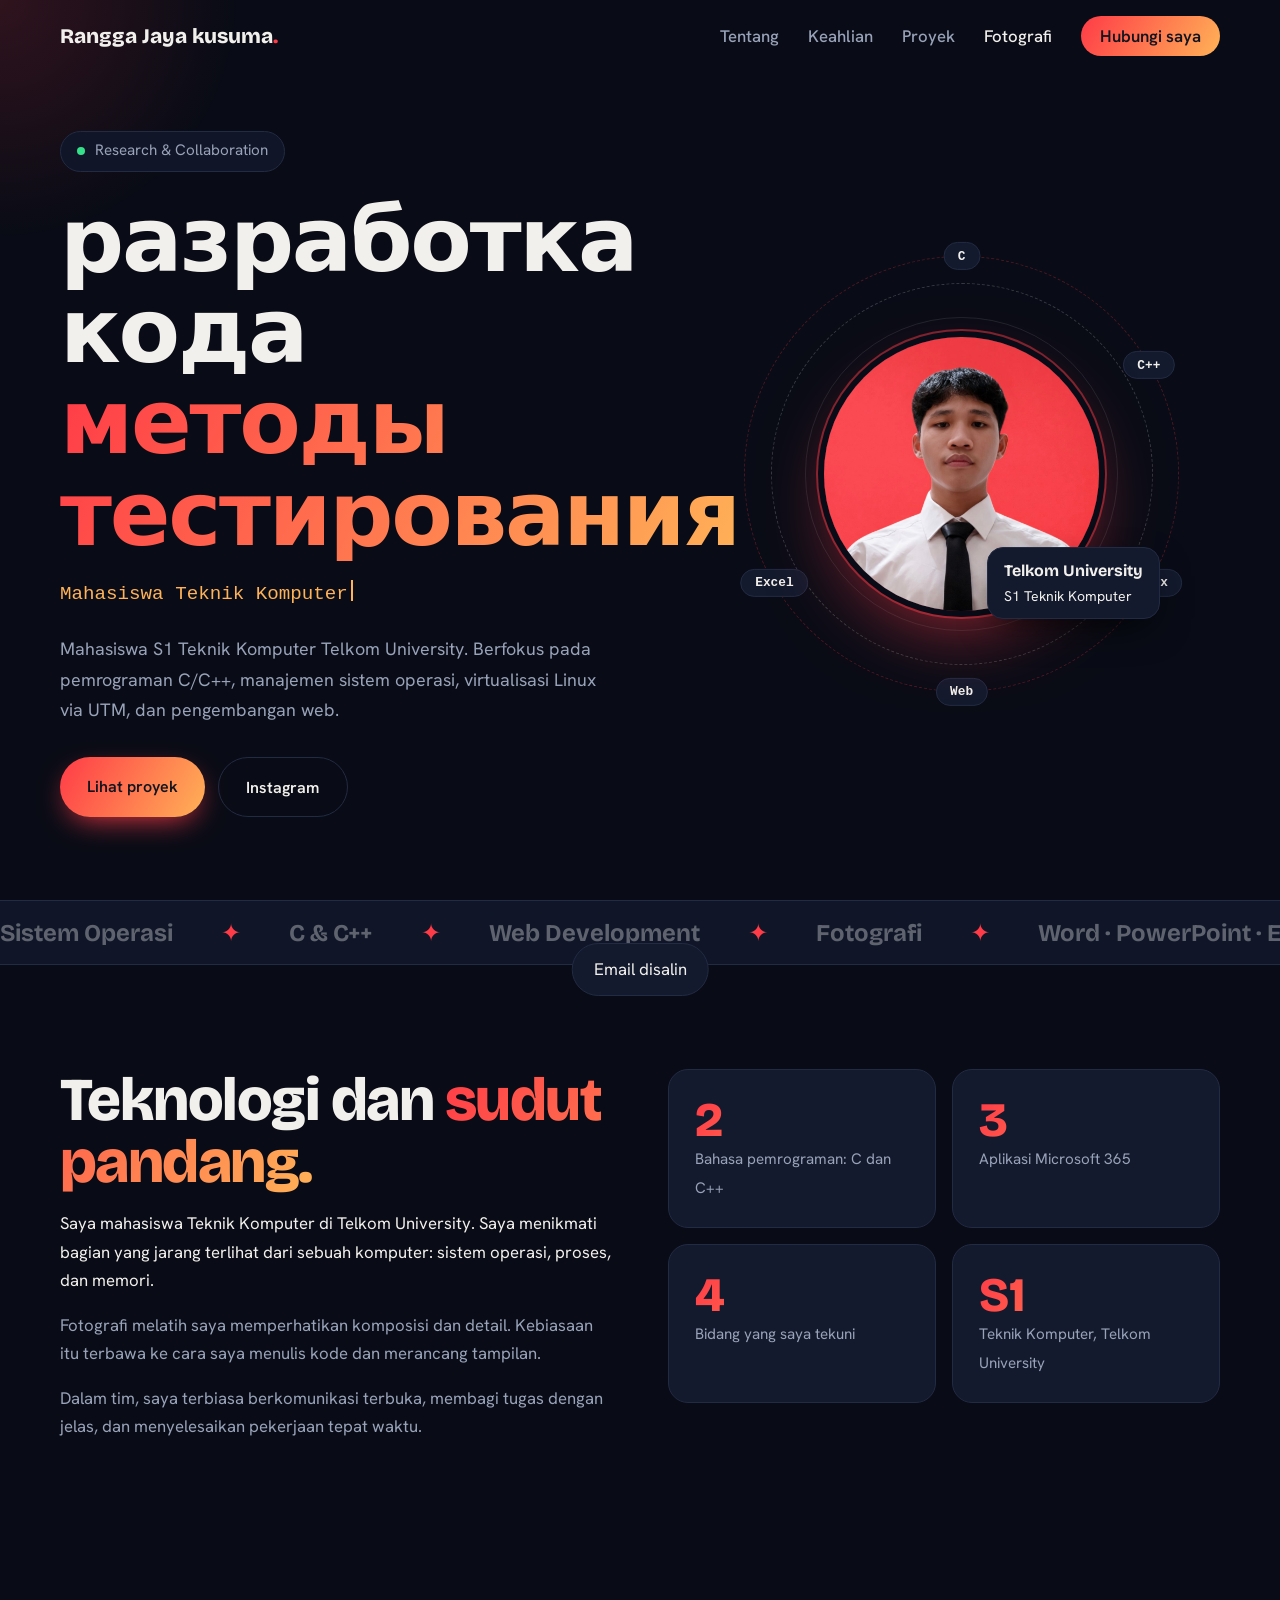
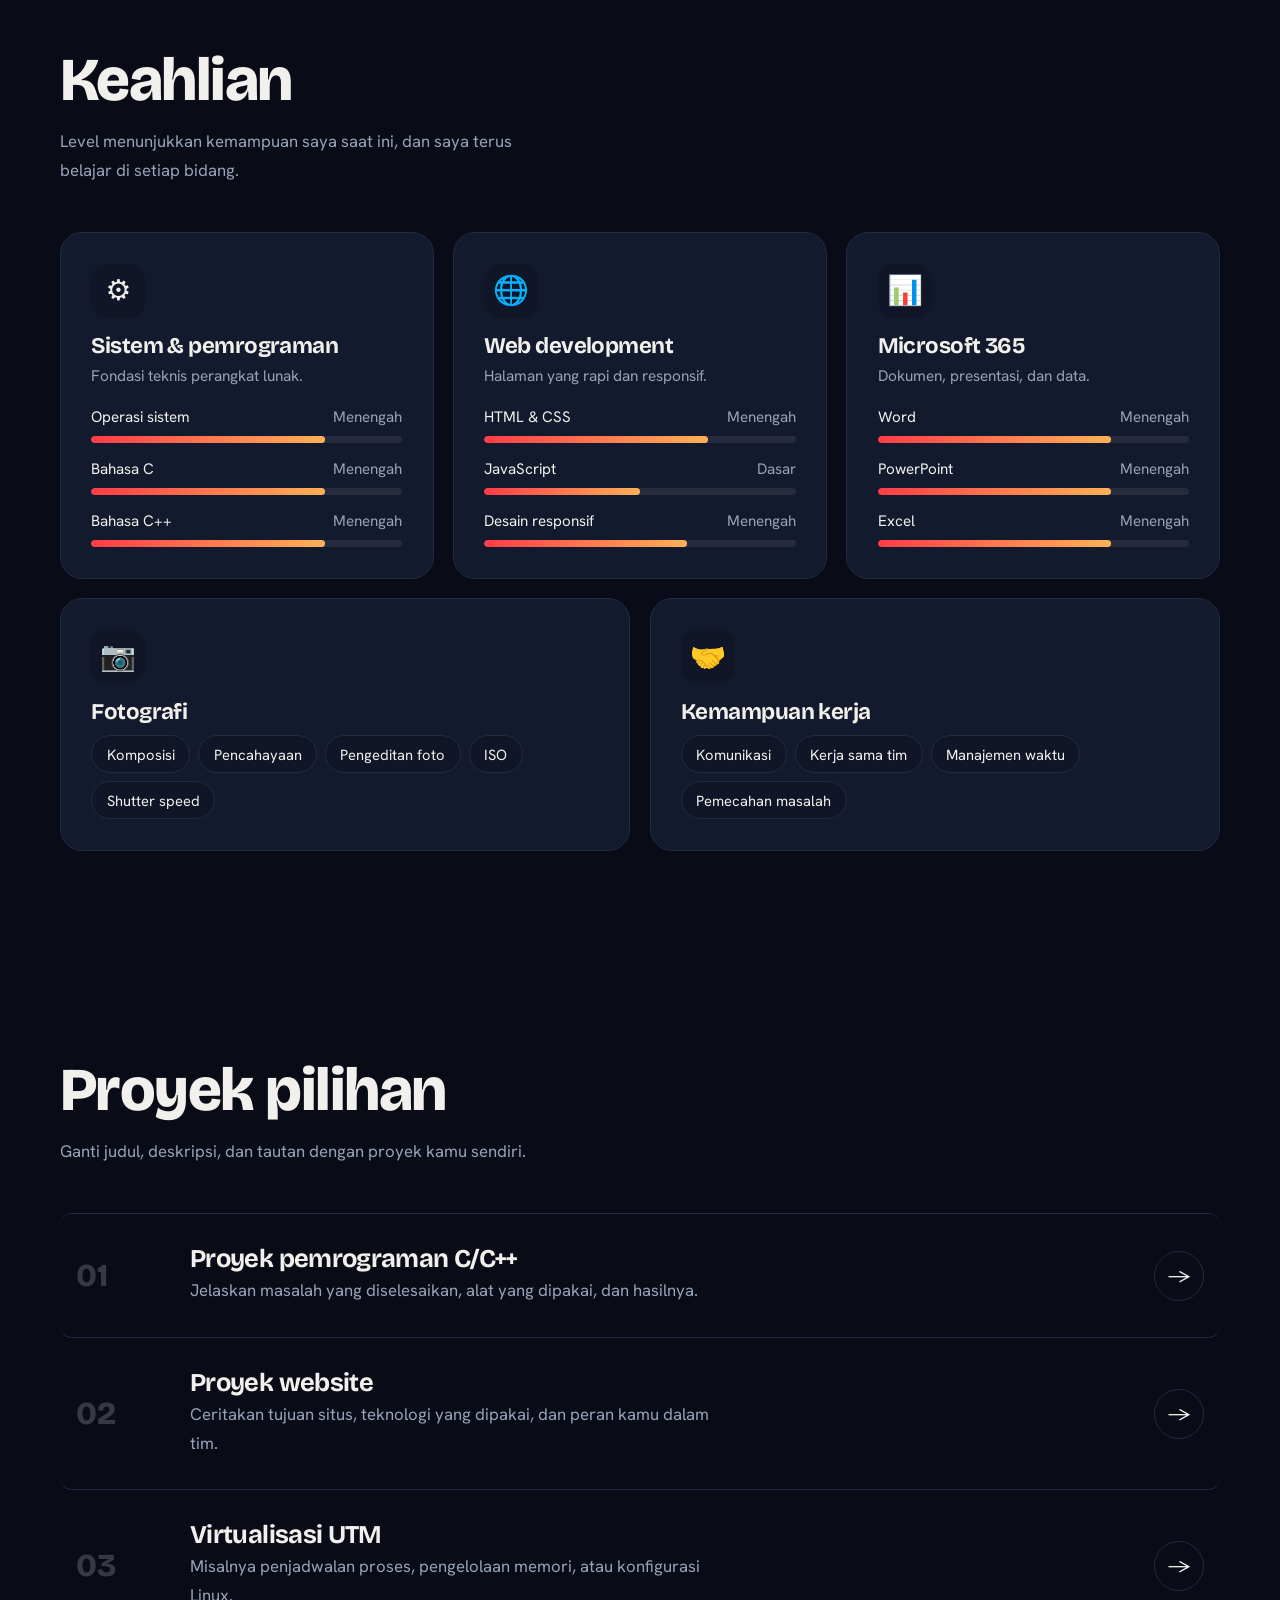
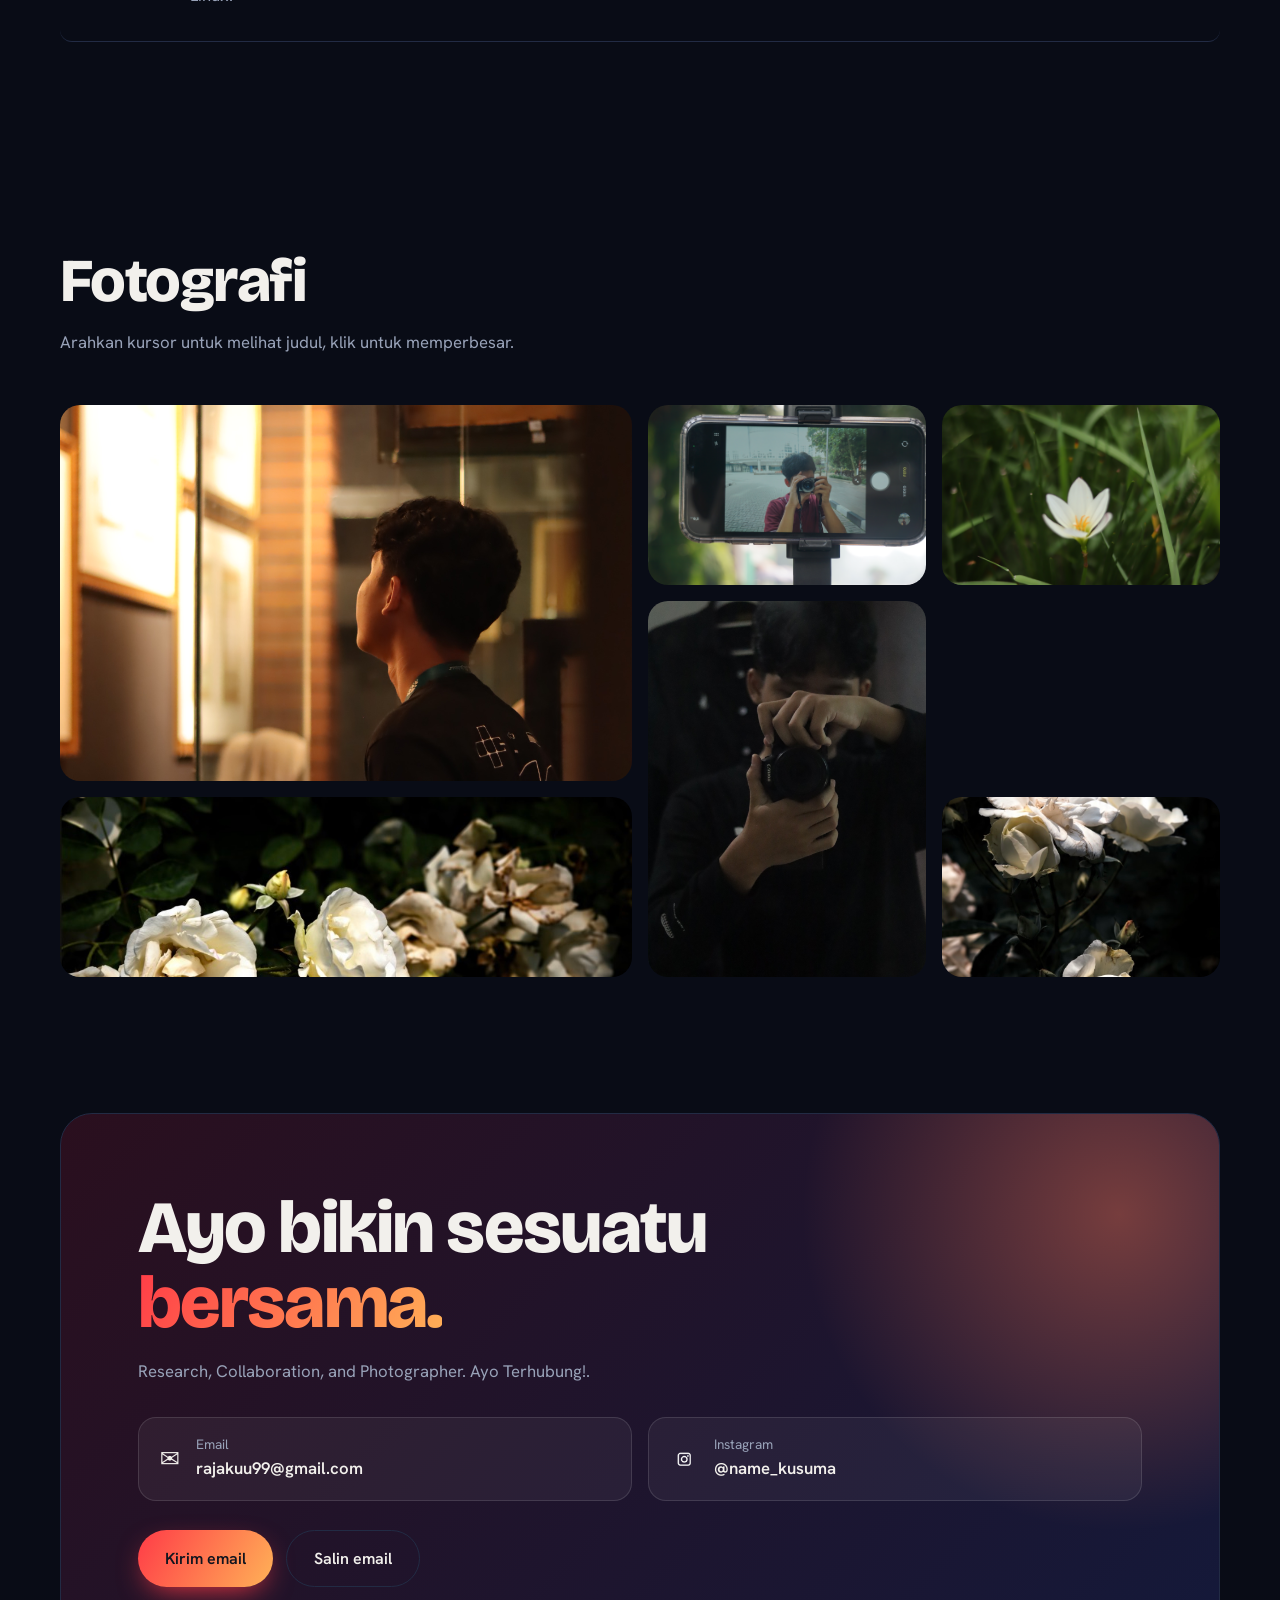
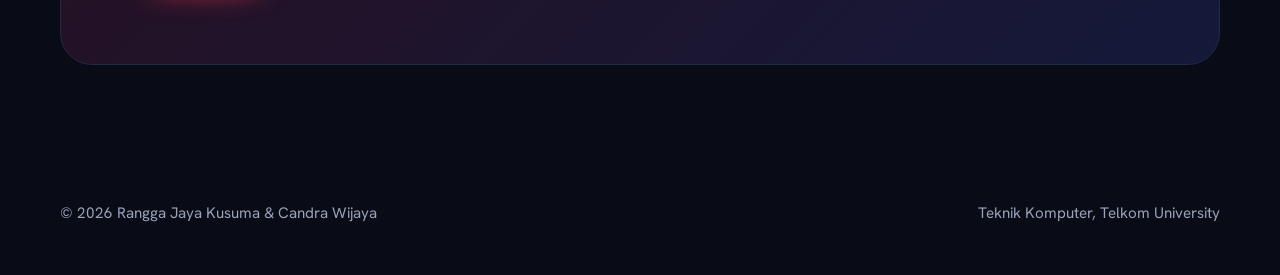
<file: index.html>
<!DOCTYPE html>
<html lang="id">
<head>
<meta charset="UTF-8">
<meta name="viewport" content="width=device-width, initial-scale=1">
<title>Rangga jaya kusuma · Portofolio Teknik Komputer Telkom University</title>
<meta name="description" content="Portofolio mahasiswa S1 Teknik Komputer Telkom University: sistem operasi, C/C++, web development, fotografi, dan Microsoft 365.">
<link rel="preconnect" href="https://fonts.googleapis.com">
<link rel="preconnect" href="https://fonts.gstatic.com" crossorigin>
<link href="https://fonts.googleapis.com/css2?family=Bricolage+Grotesque:opsz,wght@12..96,500;12..96,700;12..96,800&family=Hanken+Grotesk:wght@400;500;600&display=swap" rel="stylesheet">
<link rel="stylesheet" href="style.css">

</head>
<body>
<div id="progress"></div><div id="glow"></div><div class="blob b1"></div><div class="blob b2"></div>

<header id="hdr">
  <nav class="wrap" aria-label="Navigasi utama">
    <a class="logo" href="#top">Rangga Jaya kusuma<i>.</i></a>
    <button class="menu" aria-expanded="false" aria-controls="links">Menu</button>
    <ul class="links" id="links">
      <li><a href="#tentang">Tentang</a></li>
      <li><a href="#keahlian">Keahlian</a></li>
      <li><a href="#proyek">Proyek</a></li>
      <li><a href="#galeri">Fotografi</a></li>
      <li><a class="pill" href="#kontak">Hubungi saya</a></li>
    </ul>
  </nav>
</header>

<main id="top">
<section class="hero">
  <div class="wrap hero-grid">
    <div>
      <div class="hello"><i class="dot"></i> Research &amp; Collaboration</div>
      <h1><span><b>разработка кода</b></span><span><b class="grad">методы тестирования</b></span></h1>
      <p class="role"><span id="typed"></span><i class="caret"></i></p>
      <p class="lead">Mahasiswa S1 Teknik Komputer Telkom University. Berfokus pada pemrograman C/C++, manajemen sistem operasi, virtualisasi Linux via UTM, dan pengembangan web.</p>
      <div class="cta">
        <a class="btn main" href="#proyek">Lihat proyek</a>
        <a class="btn line" href="https://www.instagram.com/name_kusuma/" target="_blank" rel="noopener">Instagram</a>
      </div>
    </div>

    <div class="portrait">
      <div class="ring r3"></div><div class="ring"></div><div class="ring r2"></div>
      <div class="orbit">
        <span><em>C</em></span><span><em>C++</em></span><span><em>Linux</em></span><span><em>Web</em></span><span><em>Excel</em></span>
      </div>
      <label class="photo" id="photo">
        <img src="foto-saya.jpg" alt="Foto Raja" id="img">
      </label>
      <div class="badge"><b>Telkom University</b>S1 Teknik Komputer</div>
    </div>
  </div>
</section>

<div class="marq" aria-hidden="true"><div>
  <span>Sistem Operasi</span><span>C &amp; C++</span><span>Web Development</span><span>Fotografi</span><span>Word · PowerPoint · Excel</span><span>Kerja Sama Tim</span>
  <span>Sistem Operasi</span><span>C &amp; C++</span><span>Web Development</span><span>Fotografi</span><span>Word · PowerPoint · Excel</span><span>Kerja Sama Tim</span>
</div></div>

<section id="tentang">
  <div class="wrap about">
    <div class="rv">
      <h2>Teknologi dan <span class="grad">sudut pandang.</span></h2>
      <p>Saya mahasiswa Teknik Komputer di Telkom University. Saya menikmati bagian yang jarang terlihat dari sebuah komputer: sistem operasi, proses, dan memori.</p>
      <p>Fotografi melatih saya memperhatikan komposisi dan detail. Kebiasaan itu terbawa ke cara saya menulis kode dan merancang tampilan.</p>
      <p>Dalam tim, saya terbiasa berkomunikasi terbuka, membagi tugas dengan jelas, dan menyelesaikan pekerjaan tepat waktu.</p>
    </div>
    <div class="stats rv d2">
      <div class="stat"><b class="grad" data-n="2">0</b><span>Bahasa pemrograman: C dan C++</span></div>
      <div class="stat"><b class="grad" data-n="3">0</b><span>Aplikasi Microsoft 365</span></div>
      <div class="stat"><b class="grad" data-n="4">0</b><span>Bidang yang saya tekuni</span></div>
      <div class="stat"><b class="grad">S1</b><span>Teknik Komputer, Telkom University</span></div>
    </div>
  </div>
</section>

<section id="keahlian">
  <div class="wrap">
    <div class="rv" style="margin-bottom:3rem"><h2>Keahlian</h2><p class="lead">Level menunjukkan kemampuan saya saat ini, dan saya terus belajar di setiap bidang.</p></div>
    <div class="skills">
      <article class="card rv tilt">
        <div class="ic">⚙️</div><h3>Sistem &amp; pemrograman</h3><p>Fondasi teknis perangkat lunak.</p>
        <div class="bar"><div class="bar-t"><span>Operasi sistem</span><span>Menengah</span></div><div class="track"><div class="fill" data-w="75"></div></div></div>
        <div class="bar"><div class="bar-t"><span>Bahasa C</span><span>Menengah</span></div><div class="track"><div class="fill" data-w="75"></div></div></div>
        <div class="bar"><div class="bar-t"><span>Bahasa C++</span><span>Menengah</span></div><div class="track"><div class="fill" data-w="75"></div></div></div>
      </article>
      <article class="card rv d1 tilt">
        <div class="ic">🌐</div><h3>Web development</h3><p>Halaman yang rapi dan responsif.</p>
        <div class="bar"><div class="bar-t"><span>HTML &amp; CSS</span><span>Menengah</span></div><div class="track"><div class="fill" data-w="72"></div></div></div>
        <div class="bar"><div class="bar-t"><span>JavaScript</span><span>Dasar</span></div><div class="track"><div class="fill" data-w="50"></div></div></div>
        <div class="bar"><div class="bar-t"><span>Desain responsif</span><span>Menengah</span></div><div class="track"><div class="fill" data-w="65"></div></div></div>
      </article>
      <article class="card rv d2 tilt">
        <div class="ic">📊</div><h3>Microsoft 365</h3><p>Dokumen, presentasi, dan data.</p>
        <div class="bar"><div class="bar-t"><span>Word</span><span>Menengah</span></div><div class="track"><div class="fill" data-w="75"></div></div></div>
        <div class="bar"><div class="bar-t"><span>PowerPoint</span><span>Menengah</span></div><div class="track"><div class="fill" data-w="75"></div></div></div>
        <div class="bar"><div class="bar-t"><span>Excel</span><span>Menengah</span></div><div class="track"><div class="fill" data-w="75"></div></div></div>
      </article>
    </div>
    <div class="more">
      <article class="card rv tilt"><div class="ic">📷</div><h3>Fotografi</h3><div class="chips"><span>Komposisi</span><span>Pencahayaan</span><span>Pengeditan foto</span><span>ISO</span><span>Shutter speed</span></div></article>
      <article class="card rv d1 tilt"><div class="ic">🤝</div><h3>Kemampuan kerja</h3><div class="chips"><span>Komunikasi</span><span>Kerja sama tim</span><span>Manajemen waktu</span><span>Pemecahan masalah</span></div></article>
    </div>
  </div>
</section>

<section id="proyek">
  <div class="wrap">
    <div class="rv" style="margin-bottom:3rem"><h2>Proyek pilihan</h2><p class="lead">Ganti judul, deskripsi, dan tautan dengan proyek kamu sendiri.</p></div>
    <a class="proj rv" href="#"><span class="no">01</span><div><h3>Proyek pemrograman C/C++</h3><p>Jelaskan masalah yang diselesaikan, alat yang dipakai, dan hasilnya.</p></div><span class="go">→</span></a>
    <a class="proj rv" href="#"><span class="no">02</span><div><h3>Proyek website</h3><p>Ceritakan tujuan situs, teknologi yang dipakai, dan peran kamu dalam tim.</p></div><span class="go">→</span></a>
    <a class="proj rv" href="#"><span class="no">03</span><div><h3>Virtualisasi UTM</h3><p>Misalnya penjadwalan proses, pengelolaan memori, atau konfigurasi Linux.</p></div><span class="go">→</span></a>
  </div>
</section>

<section id="galeri">
  <div class="wrap">
    <div class="rv" style="margin-bottom:3rem"><h2>Fotografi</h2><p class="lead">Arahkan kursor untuk melihat judul, klik untuk memperbesar.</p></div>
    <div class="gal">
      
      <figure class="shot rv" tabindex="0" role="button"><img src="ALJABAR.JPG"><figcaption>Kensington Twilight</figcaption></figure>
      <figure class="shot rv d1" tabindex="0" role="button"><img src ="MYCAMERA.JPG"><figcaption>A Portrait in Chelsea</figcaption></figure>
      <figure class="shot rv d2" tabindex="0" role="button"><img src="NOISE.JPG"><figcaption></figcaption></figure>
      <figure class="shot rv" tabindex="0" role="button"><img src="MYPHOTOGUEE.JPG" ><figcaption>Hutan pinus</figcaption></figure>
      <figure class="shot rv d1" tabindex="0" role="button"><img src="BUNGABANYAK.PNG"><figcaption>Solitude in Cotswolds</figcaption></figure>
      <figure class="shot rv d2" tabindex="0" role="button"><img src="BUNGAPUTIH.PNG"><figcaption>Potret hitam putih</figcaption></figure>
    </div>
  </div>
</section>

<section id="kontak" style="padding-top:2rem">
  <div class="wrap"><div class="contact rv">
    <h2>Ayo bikin sesuatu <span class="grad">bersama.</span></h2>
    <p class="lead">Research, Collaboration, and Photographer. Ayo Terhubung!.</p>
    <div class="cinfo">
      <a href="mailto:rajakuu99@gmail.com"><i>✉️</i><div><small>Email</small><b>rajakuu99@gmail.com</b></div></a>
      <a href="https://www.instagram.com/name_kusuma/" target="_blank" rel="noopener"><img src="icon ig.png" alt="Instagram" class="ico"><div><small>Instagram</small><b>@name_kusuma</b></div></a>
    </div>
    <div class="cta">
      <a class="btn main" href="mailto:rajakuu99@gmail.com">Kirim email</a>

      <button class="btn line" id="copy" data-v="rajakuu99@gmail.com">Salin email</button>
    </div>
  </div></div>
</section>
</main>

<footer class="wrap"><span>© <span id="yr"></span> Rangga Jaya Kusuma &amp; Candra Wijaya</span><span>Teknik Komputer, Telkom University</span></footer>

<div class="lb" id="lb" role="dialog" aria-modal="true" aria-label="Pratinjau foto"><button aria-label="Tutup">×</button><div class="fr"><div id="lbm"></div><p id="lbc"></p></div></div>
<div id="toast" role="status">Email disalin</div>
<div id="peek" aria-hidden="true"></div>
<script src="script.js">
</script>
</body>
</html>
</file>
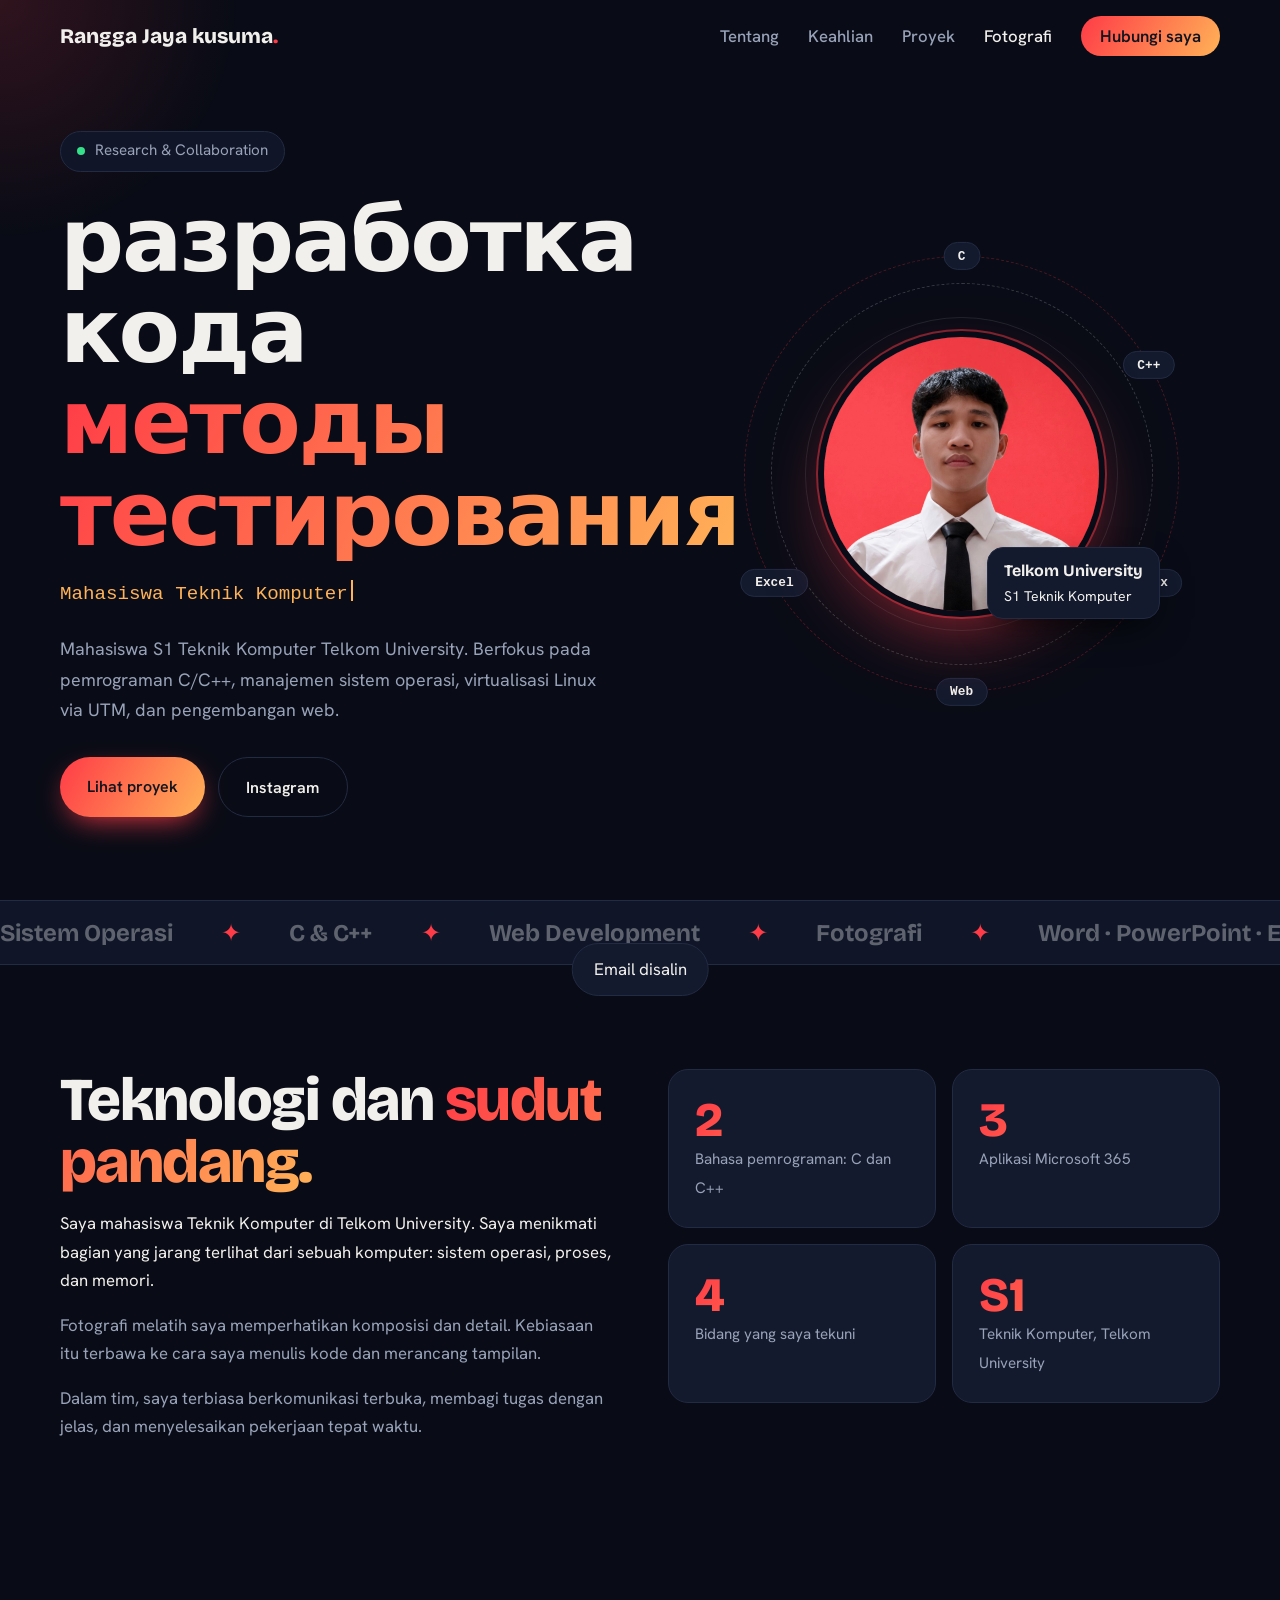
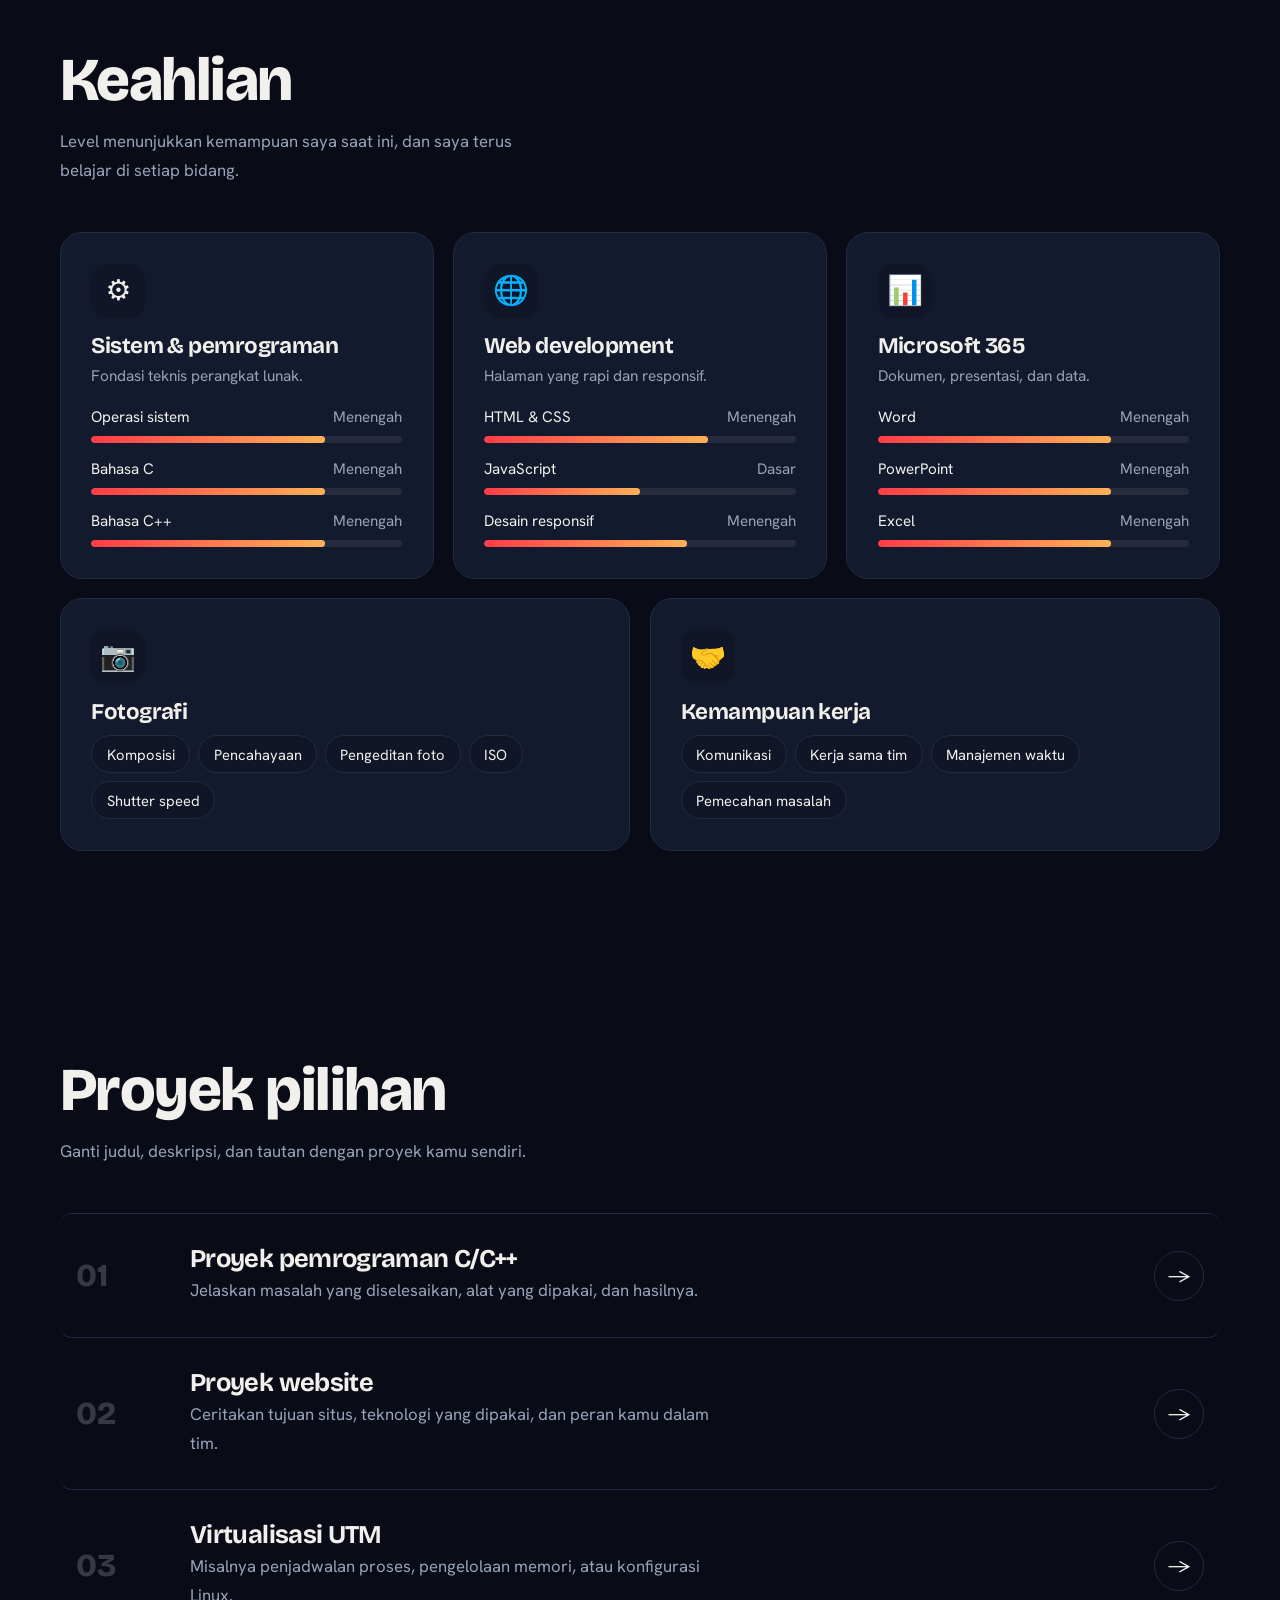
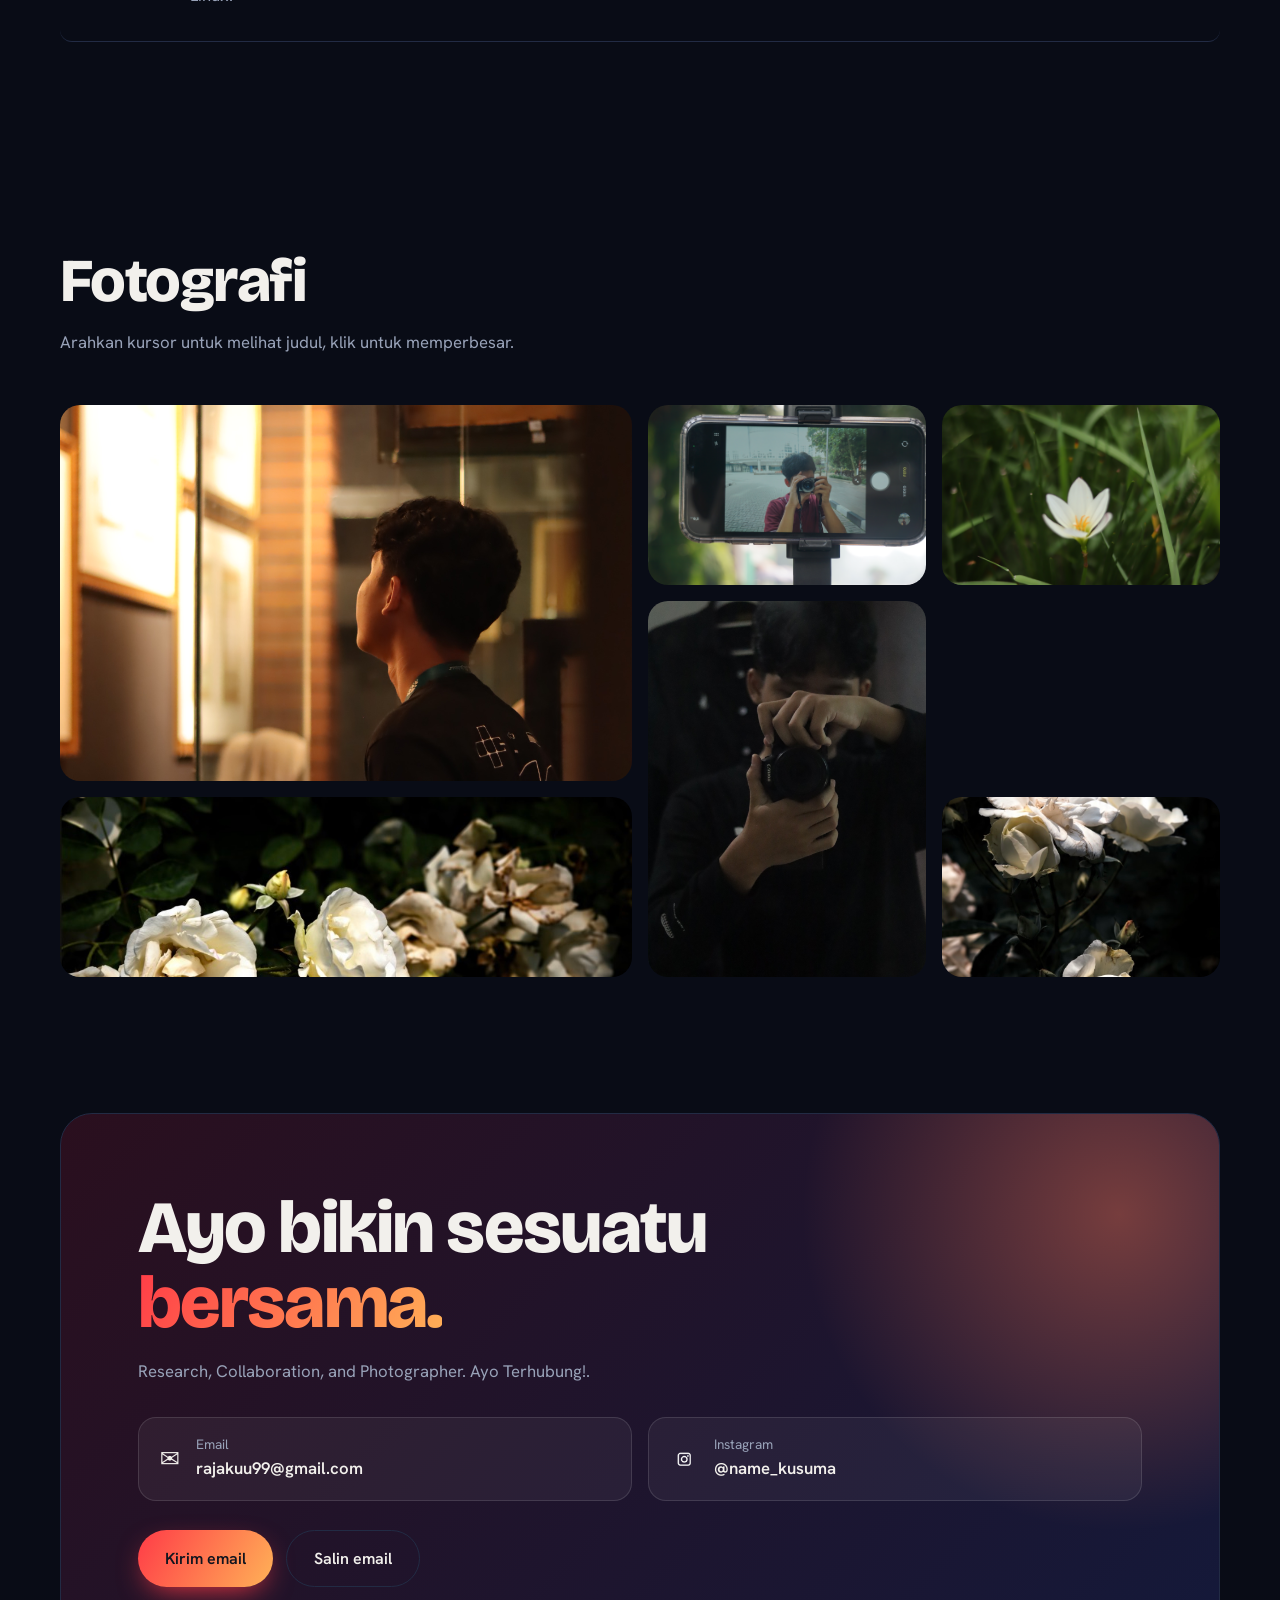
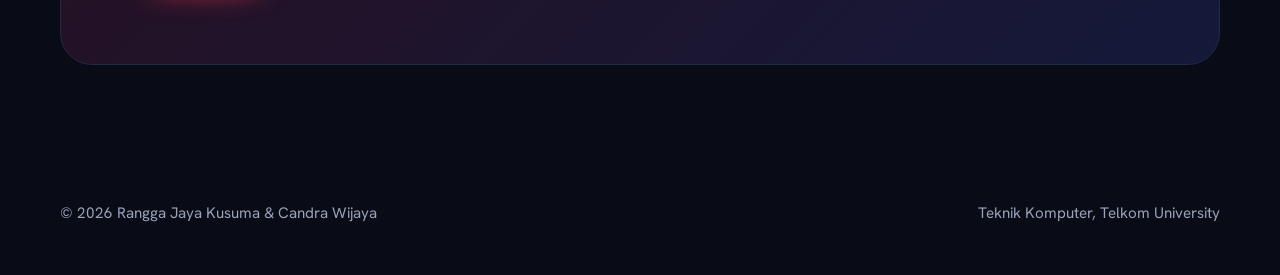
<file: my.html>
<!DOCTYPE html>
<html lang="id">
<head>
<meta charset="UTF-8">
<meta name="viewport" content="width=device-width, initial-scale=1">
<title>Rangga jaya kusuma · Portofolio Teknik Komputer Telkom University</title>
<meta name="description" content="Portofolio mahasiswa S1 Teknik Komputer Telkom University: sistem operasi, C/C++, web development, fotografi, dan Microsoft 365.">
<link rel="preconnect" href="https://fonts.googleapis.com">
<link rel="preconnect" href="https://fonts.gstatic.com" crossorigin>
<link href="https://fonts.googleapis.com/css2?family=Bricolage+Grotesque:opsz,wght@12..96,500;12..96,700;12..96,800&family=Hanken+Grotesk:wght@400;500;600&display=swap" rel="stylesheet">
<link rel="stylesheet" href="my.css">

</head>
<body>
<div id="progress"></div><div id="glow"></div><div class="blob b1"></div><div class="blob b2"></div>

<header id="hdr">
  <nav class="wrap" aria-label="Navigasi utama">
    <a class="logo" href="#top">Rangga Jaya kusuma<i>.</i></a>
    <button class="menu" aria-expanded="false" aria-controls="links">Menu</button>
    <ul class="links" id="links">
      <li><a href="#tentang">Tentang</a></li>
      <li><a href="#keahlian">Keahlian</a></li>
      <li><a href="#proyek">Proyek</a></li>
      <li><a href="#galeri">Fotografi</a></li>
      <li><a class="pill" href="#kontak">Hubungi saya</a></li>
    </ul>
  </nav>
</header>

<main id="top">
<section class="hero">
  <div class="wrap hero-grid">
    <div>
      <div class="hello"><i class="dot"></i> Research &amp; Collaboration</div>
      <h1><span><b>разработка кода</b></span><span><b class="grad">методы тестирования</b></span></h1>
      <p class="role"><span id="typed"></span><i class="caret"></i></p>
      <p class="lead">Mahasiswa S1 Teknik Komputer Telkom University. Berfokus pada pemrograman C/C++, manajemen sistem operasi, virtualisasi Linux via UTM, dan pengembangan web.</p>
      <div class="cta">
        <a class="btn main" href="#proyek">Lihat proyek</a>
        <a class="btn line" href="https://www.instagram.com/name_kusuma/" target="_blank" rel="noopener">Instagram</a>
      </div>
    </div>

    <div class="portrait">
      <div class="ring r3"></div><div class="ring"></div><div class="ring r2"></div>
      <div class="orbit">
        <span><em>C</em></span><span><em>C++</em></span><span><em>Linux</em></span><span><em>Web</em></span><span><em>Excel</em></span>
      </div>
      <label class="photo" id="photo">
        <img src="foto-saya.jpg" alt="Foto Raja" id="img">
      </label>
      <div class="badge"><b>Telkom University</b>S1 Teknik Komputer</div>
    </div>
  </div>
</section>

<div class="marq" aria-hidden="true"><div>
  <span>Sistem Operasi</span><span>C &amp; C++</span><span>Web Development</span><span>Fotografi</span><span>Word · PowerPoint · Excel</span><span>Kerja Sama Tim</span>
  <span>Sistem Operasi</span><span>C &amp; C++</span><span>Web Development</span><span>Fotografi</span><span>Word · PowerPoint · Excel</span><span>Kerja Sama Tim</span>
</div></div>

<section id="tentang">
  <div class="wrap about">
    <div class="rv">
      <h2>Teknologi dan <span class="grad">sudut pandang.</span></h2>
      <p>Saya mahasiswa Teknik Komputer di Telkom University. Saya menikmati bagian yang jarang terlihat dari sebuah komputer: sistem operasi, proses, dan memori.</p>
      <p>Fotografi melatih saya memperhatikan komposisi dan detail. Kebiasaan itu terbawa ke cara saya menulis kode dan merancang tampilan.</p>
      <p>Dalam tim, saya terbiasa berkomunikasi terbuka, membagi tugas dengan jelas, dan menyelesaikan pekerjaan tepat waktu.</p>
    </div>
    <div class="stats rv d2">
      <div class="stat"><b class="grad" data-n="2">0</b><span>Bahasa pemrograman: C dan C++</span></div>
      <div class="stat"><b class="grad" data-n="3">0</b><span>Aplikasi Microsoft 365</span></div>
      <div class="stat"><b class="grad" data-n="4">0</b><span>Bidang yang saya tekuni</span></div>
      <div class="stat"><b class="grad">S1</b><span>Teknik Komputer, Telkom University</span></div>
    </div>
  </div>
</section>

<section id="keahlian">
  <div class="wrap">
    <div class="rv" style="margin-bottom:3rem"><h2>Keahlian</h2><p class="lead">Level menunjukkan kemampuan saya saat ini, dan saya terus belajar di setiap bidang.</p></div>
    <div class="skills">
      <article class="card rv tilt">
        <div class="ic">⚙️</div><h3>Sistem &amp; pemrograman</h3><p>Fondasi teknis perangkat lunak.</p>
        <div class="bar"><div class="bar-t"><span>Operasi sistem</span><span>Menengah</span></div><div class="track"><div class="fill" data-w="75"></div></div></div>
        <div class="bar"><div class="bar-t"><span>Bahasa C</span><span>Menengah</span></div><div class="track"><div class="fill" data-w="75"></div></div></div>
        <div class="bar"><div class="bar-t"><span>Bahasa C++</span><span>Menengah</span></div><div class="track"><div class="fill" data-w="75"></div></div></div>
      </article>
      <article class="card rv d1 tilt">
        <div class="ic">🌐</div><h3>Web development</h3><p>Halaman yang rapi dan responsif.</p>
        <div class="bar"><div class="bar-t"><span>HTML &amp; CSS</span><span>Menengah</span></div><div class="track"><div class="fill" data-w="72"></div></div></div>
        <div class="bar"><div class="bar-t"><span>JavaScript</span><span>Dasar</span></div><div class="track"><div class="fill" data-w="50"></div></div></div>
        <div class="bar"><div class="bar-t"><span>Desain responsif</span><span>Menengah</span></div><div class="track"><div class="fill" data-w="65"></div></div></div>
      </article>
      <article class="card rv d2 tilt">
        <div class="ic">📊</div><h3>Microsoft 365</h3><p>Dokumen, presentasi, dan data.</p>
        <div class="bar"><div class="bar-t"><span>Word</span><span>Menengah</span></div><div class="track"><div class="fill" data-w="75"></div></div></div>
        <div class="bar"><div class="bar-t"><span>PowerPoint</span><span>Menengah</span></div><div class="track"><div class="fill" data-w="75"></div></div></div>
        <div class="bar"><div class="bar-t"><span>Excel</span><span>Menengah</span></div><div class="track"><div class="fill" data-w="75"></div></div></div>
      </article>
    </div>
    <div class="more">
      <article class="card rv tilt"><div class="ic">📷</div><h3>Fotografi</h3><div class="chips"><span>Komposisi</span><span>Pencahayaan</span><span>Pengeditan foto</span><span>ISO</span><span>Shutter speed</span></div></article>
      <article class="card rv d1 tilt"><div class="ic">🤝</div><h3>Kemampuan kerja</h3><div class="chips"><span>Komunikasi</span><span>Kerja sama tim</span><span>Manajemen waktu</span><span>Pemecahan masalah</span></div></article>
    </div>
  </div>
</section>

<section id="proyek">
  <div class="wrap">
    <div class="rv" style="margin-bottom:3rem"><h2>Proyek pilihan</h2><p class="lead">Ganti judul, deskripsi, dan tautan dengan proyek kamu sendiri.</p></div>
    <a class="proj rv" href="#"><span class="no">01</span><div><h3>Proyek pemrograman C/C++</h3><p>Jelaskan masalah yang diselesaikan, alat yang dipakai, dan hasilnya.</p></div><span class="go">→</span></a>
    <a class="proj rv" href="#"><span class="no">02</span><div><h3>Proyek website</h3><p>Ceritakan tujuan situs, teknologi yang dipakai, dan peran kamu dalam tim.</p></div><span class="go">→</span></a>
    <a class="proj rv" href="#"><span class="no">03</span><div><h3>Virtualisasi UTM</h3><p>Misalnya penjadwalan proses, pengelolaan memori, atau konfigurasi Linux.</p></div><span class="go">→</span></a>
  </div>
</section>

<section id="galeri">
  <div class="wrap">
    <div class="rv" style="margin-bottom:3rem"><h2>Fotografi</h2><p class="lead">Arahkan kursor untuk melihat judul, klik untuk memperbesar.</p></div>
    <div class="gal">
      
      <figure class="shot rv" tabindex="0" role="button"><img src="ALJABAR.JPG"><figcaption>Kensington Twilight</figcaption></figure>
      <figure class="shot rv d1" tabindex="0" role="button"><img src ="MYCAMERA.JPG"><figcaption>A Portrait in Chelsea</figcaption></figure>
      <figure class="shot rv d2" tabindex="0" role="button"><img src="NOISE.JPG"><figcaption></figcaption></figure>
      <figure class="shot rv" tabindex="0" role="button"><img src="MYPHOTOGUEE.JPG" ><figcaption>Hutan pinus</figcaption></figure>
      <figure class="shot rv d1" tabindex="0" role="button"><img src="BUNGABANYAK.PNG"><figcaption>Solitude in Cotswolds</figcaption></figure>
      <figure class="shot rv d2" tabindex="0" role="button"><img src="BUNGAPUTIH.PNG"><figcaption>Potret hitam putih</figcaption></figure>
    </div>
  </div>
</section>

<section id="kontak" style="padding-top:2rem">
  <div class="wrap"><div class="contact rv">
    <h2>Ayo bikin sesuatu <span class="grad">bersama.</span></h2>
    <p class="lead">Research, Collaboration, and Photographer. Ayo Terhubung!.</p>
    <div class="cinfo">
      <a href="mailto:rajakuu99@gmail.com"><i>✉️</i><div><small>Email</small><b>rajakuu99@gmail.com</b></div></a>
      <a href="https://www.instagram.com/name_kusuma/" target="_blank" rel="noopener"><img src="icon ig.png" alt="Instagram" class="ico"><div><small>Instagram</small><b>@name_kusuma</b></div></a>
    </div>
    <div class="cta">
      <a class="btn main" href="mailto:rajakuu99@gmail.com">Kirim email</a>

      <button class="btn line" id="copy" data-v="rajakuu99@gmail.com">Salin email</button>
    </div>
  </div></div>
</section>
</main>

<footer class="wrap"><span>© <span id="yr"></span> Rangga Jaya Kusuma &amp; Candra Wijaya</span><span>Teknik Komputer, Telkom University</span></footer>

<div class="lb" id="lb" role="dialog" aria-modal="true" aria-label="Pratinjau foto"><button aria-label="Tutup">×</button><div class="fr"><div id="lbm"></div><p id="lbc"></p></div></div>
<div id="toast" role="status">Email disalin</div>
<div id="peek" aria-hidden="true"></div>
<script src="my.js">
</script>
</body>
</html>
</file>
<file: style.css>
#peek{position:fixed;left:0;top:0;z-index:150;pointer-events:none;opacity:0;transform:scale(.85);transform-origin:top left;
  transition:opacity .25s,transform .3s cubic-bezier(.2,.8,.2,1);border-radius:18px;overflow:hidden;background:var(--card);
  box-shadow:0 30px 80px -20px #000,0 0 0 1px #ffffff22}
#peek.show{opacity:1;transform:scale(1)}
#peek img{display:block;max-width:min(70vw,900px);max-height:70vh;width:auto;height:auto}
#peek p{padding:.65rem 1rem;font-weight:500}
.shot{transition:transform .35s cubic-bezier(.2,.8,.2,1)}
.shot:hover{transform:translateY(-4px)}
.cinfo .ico{width:28px;height:28px;object-fit:contain;flex-shrink:0}:focus-visible{outline:3px solid var(--amber);outline-offset:3px}
:root{
  --bg:#090C16; --bg2:#101627; --card:#131A2D; --line:#222B44;
  --text:#F2F0EC; --muted:#98A2B8;
  --red:#FF3B47; --amber:#FFB257; --blue:#4D7CFF;
  --grad:linear-gradient(120deg,var(--red),var(--amber));
  --f-d:"Bricolage Grotesque","Segoe UI",system-ui,sans-serif;
  --f-b:"Hanken Grotesk","Segoe UI",system-ui,sans-serif;
  --f-c:ui-monospace,Menlo,Consolas,monospace;
  color-scheme:dark;
}
*{box-sizing:border-box;margin:0;padding:0}
html{scroll-behavior:smooth;scroll-padding-top:80px}
body{background:var(--bg);color:var(--text);font:400 1.05rem/1.7 var(--f-b);overflow-x:hidden;-webkit-font-smoothing:antialiased}
a{color:inherit;text-decoration:none}
:focus-visible{outline:3px solid var(--amber);outline-offset:3px;}
.wrap{width:min(1160px,100% - 2.5rem);margin-inline:auto}
section{padding:6.5rem 0;position:relative}
h1,h2,h3{font-family:var(--f-d);line-height:1.02;letter-spacing:-.025em}
h2{font-size:clamp(2.2rem,5vw,3.8rem);font-weight:800;margin-bottom:1rem}
.lead{color:var(--muted);max-width:56ch}
.grad{background:var(--grad);-webkit-background-clip:text;background-clip:text;color:transparent}

/* progress + glow kursor + latar bergerak */
#progress{position:fixed;top:0;left:0;height:3px;width:0;background:var(--grad);z-index:100}
#glow{position:fixed;width:520px;height:520px;border-radius:50%;pointer-events:none;z-index:0;left:0;top:0;
  background:radial-gradient(circle,rgba(255,59,71,.16),transparent 65%);transform:translate(-50%,-50%)}
.contact{border-radius:32px;padding:clamp(2rem,6vw,5rem);background:linear-gradient(135deg,#2A0F1E,#14193A);border:1px solid var(--line);position:relative;overflow:hidden;isolation:isolate}
.contact::after{content:"";position:absolute;width:640px;height:640px;right:-220px;top:-220px;border-radius:50%;background:radial-gradient(circle,rgba(255,120,80,.4),transparent 70%);pointer-events:none}
@keyframes float{to{transform:translate(60px,50px) scale(1.15)}}
main,header,footer{position:relative;z-index:1}

/* nav */
header{position:fixed;top:0;left:0;right:0;z-index:50;transition:background .3s,border-color .3s;border-bottom:1px solid transparent}
header.solid{background:rgba(9,12,22,.82);backdrop-filter:blur(14px);border-color:var(--line)}
nav{display:flex;justify-content:space-between;align-items:center;height:72px}
.logo{font:800 1.3rem var(--f-d)}.logo i{font-style:normal;color:var(--red)}
.links{display:flex;gap:1.8rem;list-style:none;align-items:center}
.links a{color:var(--muted);font-weight:500;transition:color .2s}
.links a:hover,.links a.on{color:var(--text)}
.links .pill{background:var(--grad);color:#12151f;padding:.55rem 1.2rem;border-radius:99px;font-weight:600}
.menu{display:none;background:none;border:1px solid var(--line);color:var(--text);padding:.4rem .9rem;border-radius:10px;font:inherit;cursor:pointer}
@media(max-width:820px){.menu{display:block}
 .links{position:absolute;top:72px;left:0;right:0;background:var(--bg2);flex-direction:column;align-items:flex-start;padding:1.2rem 1.5rem 1.6rem;display:none;border-bottom:1px solid var(--line)}
 .links.open{display:flex}}

/* hero */
.hero{min-height:100vh;display:flex;align-items:center;padding:7rem 0 4rem}
.hero-grid{display:grid;grid-template-columns:1.15fr .85fr;gap:2rem;align-items:center}
.hello{display:inline-flex;gap:.6rem;align-items:center;border:1px solid var(--line);background:var(--bg2);padding:.4rem 1rem;border-radius:99px;font-size:.95rem;color:var(--muted);margin-bottom:1.5rem}
.dot{width:8px;height:8px;border-radius:50%;background:#35E08A;box-shadow:0 0 0 0 #35E08A88;animation:pulse 2s infinite}
@keyframes pulse{70%{box-shadow:0 0 0 10px #35E08A00}100%{box-shadow:0 0 0 0 #35E08A00}}
.hero h1{font-size:clamp(2.8rem,7vw,5.6rem);font-weight:800;margin-bottom:1.2rem}
.hero h1 span{display:block;overflow:hidden}
.hero h1 span b{display:inline-block;font-weight:800;animation:up 1s cubic-bezier(.2,.9,.2,1) both}
.hero h1 span:nth-child(2) b{animation-delay:.15s}
@keyframes up{from{transform:translateY(110%)}to{transform:none}}
.role{font:500 1.2rem var(--f-c);color:var(--amber);min-height:1.8em;margin-bottom:1.2rem}
.caret{display:inline-block;width:2px;height:1.1em;background:var(--amber);vertical-align:-.15em;margin-left:3px;animation:blink 1s steps(1) infinite}
@keyframes blink{50%{opacity:0}}
.hero .lead{margin-bottom:2rem;font-size:1.12rem}
.cta{display:flex;gap:.8rem;flex-wrap:wrap}
.btn{display:inline-block;padding:.95rem 1.7rem;border-radius:99px;font-weight:600;border:1.5px solid var(--line);transition:transform .2s,box-shadow .2s,background .2s;cursor:pointer;font-family:inherit;font-size:1rem;color:var(--text);background:none}
.btn:hover{transform:translateY(-3px)}
.btn.main{background:var(--grad);color:#12151f;border:0;box-shadow:0 10px 30px -10px var(--red)}
.btn.main:hover{box-shadow:0 16px 36px -8px var(--red)}
.btn.line:hover{background:var(--bg2);border-color:var(--amber)}

/* foto + aperture */
.portrait{position:relative;aspect-ratio:1;max-width:460px;margin-inline:auto;width:100%}
.ring{position:absolute;inset:0;border-radius:50%;border:1.5px dashed #ffffff30;animation:spin 40s linear infinite}
.ring.r2{inset:9%;border:1.5px solid #ffffff18;animation-direction:reverse;animation-duration:60s}
.ring.r3{inset:-7%;border-color:#FF3B4744;animation-duration:70s}
@keyframes spin{to{transform:rotate(360deg)}}
.orbit{position:absolute;inset:-7%;animation:spin 26s linear infinite}
.orbit span{position:absolute;left:50%;top:0;transform:translate(-50%,-50%);padding:.35rem .85rem;background:var(--card);border:1px solid var(--line);border-radius:99px;font:600 .8rem var(--f-c);white-space:nowrap}
.orbit span em{display:block;font-style:normal;animation:spin 26s linear infinite reverse}
.orbit span:nth-child(2){left:93%;top:25%}.orbit span:nth-child(3){left:93%;top:75%}
.orbit span:nth-child(4){left:50%;top:100%}.orbit span:nth-child(5){left:7%;top:75%}.orbit span:nth-child(6){left:7%;top:25%}
.photo{position:absolute;inset:14%;border-radius:50%;overflow:hidden;background:linear-gradient(140deg,#2A1E4F,#5A1E2A);cursor:pointer;
  box-shadow:0 0 0 6px var(--bg),0 0 0 8px #FF3B4777,0 30px 80px -20px #FF3B47aa;transition:transform .4s}
.photo:hover{transform:scale(1.03)}
.photo img{width:100%;height:100%;object-fit:cover;display:block}
.photo .ph{position:absolute;inset:0;display:grid;place-items:center;text-align:center;font-size:.88rem;color:#ffffffcc;padding:1rem}
.photo .ph b{display:block;font:800 4.5rem var(--f-d);line-height:1}
.photo.has .ph{display:none}
.badge{position:absolute;right:-2%;bottom:12%;background:var(--card);border:1px solid var(--line);padding:.6rem 1rem;border-radius:16px;font-size:.88rem;animation:bob 4s ease-in-out infinite;box-shadow:0 14px 40px -14px #000}
.badge b{display:block;font-family:var(--f-d);font-size:1rem}
@keyframes bob{50%{transform:translateY(-10px)}}
@media(max-width:900px){.hero-grid{grid-template-columns:1fr}.portrait{max-width:340px;order:-1}}

/* marquee */
.marq{border-block:1px solid var(--line);background:var(--bg2);overflow:hidden;padding:1.1rem 0;z-index:1;position:relative}
.marq div{display:flex;gap:3rem;width:max-content;animation:slide 28s linear infinite;font:700 1.5rem var(--f-d);color:#ffffff55}
.marq div span::after{content:"✦";color:var(--red);margin-left:3rem}
@keyframes slide{to{transform:translateX(-50%)}}

/* reveal */
.rv{opacity:0;transform:translateY(34px);transition:opacity .8s,transform .8s cubic-bezier(.2,.8,.2,1)}
.rv.in{opacity:1;transform:none}
.d1{transition-delay:.1s}.d2{transition-delay:.2s}.d3{transition-delay:.3s}

/* tentang */
.about{display:grid;grid-template-columns:1fr 1fr;gap:3.5rem;align-items:start}
.about p+p{margin-top:1rem;color:var(--muted)}
.stats{display:grid;grid-template-columns:1fr 1fr;gap:1rem}
.stat{background:var(--card);border:1px solid var(--line);border-radius:20px;padding:1.6rem}
.stat b{display:block;font:800 3rem var(--f-d);line-height:1}
.stat span{color:var(--muted);font-size:.95rem}
@media(max-width:860px){.about{grid-template-columns:1fr}}

/* keahlian */
.skills{display:grid;grid-template-columns:repeat(3,1fr);gap:1.2rem;perspective:1000px}
.card{background:var(--card);border:1px solid var(--line);border-radius:22px;padding:1.9rem;position:relative;overflow:hidden;transition:transform .15s,border-color .3s;transform-style:preserve-3d}
.card::before{content:"";position:absolute;inset:0;background:radial-gradient(380px circle at var(--mx,50%) var(--my,0%),#FF3B4720,transparent 60%);opacity:0;transition:opacity .3s}
.card:hover{border-color:#FF3B4766}.card:hover::before{opacity:1}
.ic{font-size:1.8rem;width:54px;height:54px;display:grid;place-items:center;border-radius:16px;background:var(--bg2);margin-bottom:1.1rem}
.card h3{font-size:1.4rem;margin-bottom:.3rem}
.card>p{color:var(--muted);font-size:.96rem;margin-bottom:1rem}
.bar{margin-top:.85rem}
.bar-t{display:flex;justify-content:space-between;font-size:.95rem;margin-bottom:.35rem}
.bar-t span:last-child{color:var(--muted)}
.track{height:7px;background:#ffffff14;border-radius:9px;overflow:hidden}
.fill{height:100%;width:0;background:var(--grad);border-radius:9px;transition:width 1.4s cubic-bezier(.2,.8,.2,1)}
.chips{display:flex;flex-wrap:wrap;gap:.5rem;margin-top:.7rem}
.chips span{border:1px solid var(--line);padding:.35rem .9rem;border-radius:99px;font-size:.92rem;background:var(--bg2);transition:border-color .2s,transform .2s}
.chips span:hover{border-color:var(--amber);transform:translateY(-2px)}
.more{display:grid;grid-template-columns:1fr 1fr;gap:1.2rem;margin-top:1.2rem}
@media(max-width:900px){.skills,.more{grid-template-columns:1fr}}

/* proyek */
.proj{display:grid;grid-template-columns:90px 1fr auto;gap:1.5rem;align-items:center;padding:2rem 1rem;border-bottom:1px solid var(--line);transition:background .3s,padding .3s;border-radius:12px}
.proj:first-of-type{border-top:1px solid var(--line)}
.proj:hover{background:var(--card);padding-left:2rem}
.proj .no{font:800 2rem var(--f-d);color:#ffffff30;transition:color .3s}
.proj:hover .no{color:var(--red)}
.proj h3{font-size:1.6rem;margin-bottom:.25rem}
.proj p{color:var(--muted);max-width:60ch}
.proj .go{width:50px;height:50px;border-radius:50%;border:1px solid var(--line);display:grid;place-items:center;font-size:1.3rem;transition:transform .3s,background .3s}
.proj:hover .go{background:var(--red);transform:rotate(-45deg)}
@media(max-width:700px){.proj{grid-template-columns:1fr}.proj .go{display:none}}

/* galeri */
.gal{display:grid;grid-template-columns:repeat(4,1fr);grid-auto-rows:180px;gap:1rem}
.shot{position:relative;border-radius:20px;overflow:hidden;cursor:zoom-in;background:var(--card);border:0;padding:0;margin:0}
.shot:nth-child(1){grid-column:span 2;grid-row:span 2}.shot:nth-child(4){grid-row:span 2}.shot:nth-child(5){grid-column:span 2}
.shot .ph2,.shot img{width:100%;height:100%;object-fit:cover;display:block;transition:transform .7s cubic-bezier(.2,.8,.2,1),filter .5s}
.ph2{background:linear-gradient(135deg,var(--a),var(--b))}
.shot:hover .ph2,.shot:hover img{transform:scale(1.1) rotate(1deg)}
.shot figcaption{position:absolute;inset:auto 0 0;padding:1.4rem 1.1rem .9rem;background:linear-gradient(transparent,#000a);font-weight:500;transform:translateY(100%);transition:transform .4s;text-align:left}
.shot:hover figcaption,.shot:focus-visible figcaption{transform:none}
@media(max-width:760px){.gal{grid-template-columns:1fr 1fr;grid-auto-rows:150px}.shot:nth-child(n){grid-column:auto;grid-row:auto}.shot:nth-child(1){grid-column:span 2}}
.lb{position:fixed;inset:0;background:#05070Df0;display:none;place-items:center;z-index:200;padding:1.5rem}
.lb.open{display:grid;animation:fade .3s}
@keyframes fade{from{opacity:0}}
.lb .fr{width:min(900px,100%);text-align:center}
.lb .fr>div,.lb .fr>img{width:100%;aspect-ratio:3/2;max-height:75vh;object-fit:contain;border-radius:16px}
.lb p{margin-top:1rem}
.lb button{position:absolute;top:1rem;right:1.3rem;width:44px;height:44px;border-radius:50%;border:1px solid #fff4;background:none;color:#fff;font-size:1.3rem;cursor:pointer}

/* kontak */
.contact{border-radius:32px;padding:clamp(2rem,6vw,5rem);background:linear-gradient(135deg,#2A0F1E,#14193A);border:1px solid var(--line);position:relative;overflow:hidden;isolation:isolate}
.contact::after{content:"";position:absolute;width:640px;height:640px;right:-220px;top:-220px;border-radius:50%;background:radial-gradient(circle,rgba(255,120,80,.4),transparent 70%);pointer-events:none}
.contact>*{position:relative;z-index:1}
.contact h2{max-width:13ch;font-size:clamp(2.4rem,6vw,4.6rem)}
.contact .lead{margin-bottom:2rem}
.cinfo{display:grid;grid-template-columns:repeat(auto-fit,minmax(260px,1fr));gap:1rem;margin-bottom:1.8rem}
.cinfo a{display:flex;gap:1rem;align-items:center;background:#ffffff0d;border:1px solid #ffffff1f;border-radius:18px;padding:1.1rem 1.3rem;transition:transform .2s,background .2s}
.cinfo a:hover{transform:translateY(-4px);background:#ffffff18}
.cinfo i{font-style:normal;font-size:1.5rem}
.cinfo small{display:block;color:var(--muted);font-size:.85rem;line-height:1.3}
.cinfo b{font-weight:600;word-break:break-all}
footer{padding:2rem 0 3rem;color:var(--muted);display:flex;justify-content:space-between;flex-wrap:wrap;gap:.5rem;font-size:.95rem}
#toast{position:fixed;bottom:24px;left:50%;transform:translate(-50%,120px);background:var(--card);border:1px solid var(--line);padding:.7rem 1.3rem;border-radius:99px;z-index:300;transition:transform .4s}
#toast.show{transform:translate(-50%,0)}

@media(hover:none){#glow{display:none}}
@media(prefers-reduced-motion:reduce){*{animation:none!important;transition:none!important;scroll-behavior:auto!important}.rv{opacity:1;transform:none}.fill{width:var(--w)!important}.hero h1 span b{transform:none}}
</file>
<file: my.css>
#peek{position:fixed;left:0;top:0;z-index:150;pointer-events:none;opacity:0;transform:scale(.85);transform-origin:top left;
  transition:opacity .25s,transform .3s cubic-bezier(.2,.8,.2,1);border-radius:18px;overflow:hidden;background:var(--card);
  box-shadow:0 30px 80px -20px #000,0 0 0 1px #ffffff22}
#peek.show{opacity:1;transform:scale(1)}
#peek img{display:block;max-width:min(70vw,900px);max-height:70vh;width:auto;height:auto}
#peek p{padding:.65rem 1rem;font-weight:500}
.shot{transition:transform .35s cubic-bezier(.2,.8,.2,1)}
.shot:hover{transform:translateY(-4px)}
.cinfo .ico{width:28px;height:28px;object-fit:contain;flex-shrink:0}:focus-visible{outline:3px solid var(--amber);outline-offset:3px}
:root{
  --bg:#090C16; --bg2:#101627; --card:#131A2D; --line:#222B44;
  --text:#F2F0EC; --muted:#98A2B8;
  --red:#FF3B47; --amber:#FFB257; --blue:#4D7CFF;
  --grad:linear-gradient(120deg,var(--red),var(--amber));
  --f-d:"Bricolage Grotesque","Segoe UI",system-ui,sans-serif;
  --f-b:"Hanken Grotesk","Segoe UI",system-ui,sans-serif;
  --f-c:ui-monospace,Menlo,Consolas,monospace;
  color-scheme:dark;
}
*{box-sizing:border-box;margin:0;padding:0}
html{scroll-behavior:smooth;scroll-padding-top:80px}
body{background:var(--bg);color:var(--text);font:400 1.05rem/1.7 var(--f-b);overflow-x:hidden;-webkit-font-smoothing:antialiased}
a{color:inherit;text-decoration:none}
:focus-visible{outline:3px solid var(--amber);outline-offset:3px;}
.wrap{width:min(1160px,100% - 2.5rem);margin-inline:auto}
section{padding:6.5rem 0;position:relative}
h1,h2,h3{font-family:var(--f-d);line-height:1.02;letter-spacing:-.025em}
h2{font-size:clamp(2.2rem,5vw,3.8rem);font-weight:800;margin-bottom:1rem}
.lead{color:var(--muted);max-width:56ch}
.grad{background:var(--grad);-webkit-background-clip:text;background-clip:text;color:transparent}

/* progress + glow kursor + latar bergerak */
#progress{position:fixed;top:0;left:0;height:3px;width:0;background:var(--grad);z-index:100}
#glow{position:fixed;width:520px;height:520px;border-radius:50%;pointer-events:none;z-index:0;left:0;top:0;
  background:radial-gradient(circle,rgba(255,59,71,.16),transparent 65%);transform:translate(-50%,-50%)}
.contact{border-radius:32px;padding:clamp(2rem,6vw,5rem);background:linear-gradient(135deg,#2A0F1E,#14193A);border:1px solid var(--line);position:relative;overflow:hidden;isolation:isolate}
.contact::after{content:"";position:absolute;width:640px;height:640px;right:-220px;top:-220px;border-radius:50%;background:radial-gradient(circle,rgba(255,120,80,.4),transparent 70%);pointer-events:none}
@keyframes float{to{transform:translate(60px,50px) scale(1.15)}}
main,header,footer{position:relative;z-index:1}

/* nav */
header{position:fixed;top:0;left:0;right:0;z-index:50;transition:background .3s,border-color .3s;border-bottom:1px solid transparent}
header.solid{background:rgba(9,12,22,.82);backdrop-filter:blur(14px);border-color:var(--line)}
nav{display:flex;justify-content:space-between;align-items:center;height:72px}
.logo{font:800 1.3rem var(--f-d)}.logo i{font-style:normal;color:var(--red)}
.links{display:flex;gap:1.8rem;list-style:none;align-items:center}
.links a{color:var(--muted);font-weight:500;transition:color .2s}
.links a:hover,.links a.on{color:var(--text)}
.links .pill{background:var(--grad);color:#12151f;padding:.55rem 1.2rem;border-radius:99px;font-weight:600}
.menu{display:none;background:none;border:1px solid var(--line);color:var(--text);padding:.4rem .9rem;border-radius:10px;font:inherit;cursor:pointer}
@media(max-width:820px){.menu{display:block}
 .links{position:absolute;top:72px;left:0;right:0;background:var(--bg2);flex-direction:column;align-items:flex-start;padding:1.2rem 1.5rem 1.6rem;display:none;border-bottom:1px solid var(--line)}
 .links.open{display:flex}}

/* hero */
.hero{min-height:100vh;display:flex;align-items:center;padding:7rem 0 4rem}
.hero-grid{display:grid;grid-template-columns:1.15fr .85fr;gap:2rem;align-items:center}
.hello{display:inline-flex;gap:.6rem;align-items:center;border:1px solid var(--line);background:var(--bg2);padding:.4rem 1rem;border-radius:99px;font-size:.95rem;color:var(--muted);margin-bottom:1.5rem}
.dot{width:8px;height:8px;border-radius:50%;background:#35E08A;box-shadow:0 0 0 0 #35E08A88;animation:pulse 2s infinite}
@keyframes pulse{70%{box-shadow:0 0 0 10px #35E08A00}100%{box-shadow:0 0 0 0 #35E08A00}}
.hero h1{font-size:clamp(2.8rem,7vw,5.6rem);font-weight:800;margin-bottom:1.2rem}
.hero h1 span{display:block;overflow:hidden}
.hero h1 span b{display:inline-block;font-weight:800;animation:up 1s cubic-bezier(.2,.9,.2,1) both}
.hero h1 span:nth-child(2) b{animation-delay:.15s}
@keyframes up{from{transform:translateY(110%)}to{transform:none}}
.role{font:500 1.2rem var(--f-c);color:var(--amber);min-height:1.8em;margin-bottom:1.2rem}
.caret{display:inline-block;width:2px;height:1.1em;background:var(--amber);vertical-align:-.15em;margin-left:3px;animation:blink 1s steps(1) infinite}
@keyframes blink{50%{opacity:0}}
.hero .lead{margin-bottom:2rem;font-size:1.12rem}
.cta{display:flex;gap:.8rem;flex-wrap:wrap}
.btn{display:inline-block;padding:.95rem 1.7rem;border-radius:99px;font-weight:600;border:1.5px solid var(--line);transition:transform .2s,box-shadow .2s,background .2s;cursor:pointer;font-family:inherit;font-size:1rem;color:var(--text);background:none}
.btn:hover{transform:translateY(-3px)}
.btn.main{background:var(--grad);color:#12151f;border:0;box-shadow:0 10px 30px -10px var(--red)}
.btn.main:hover{box-shadow:0 16px 36px -8px var(--red)}
.btn.line:hover{background:var(--bg2);border-color:var(--amber)}

/* foto + aperture */
.portrait{position:relative;aspect-ratio:1;max-width:460px;margin-inline:auto;width:100%}
.ring{position:absolute;inset:0;border-radius:50%;border:1.5px dashed #ffffff30;animation:spin 40s linear infinite}
.ring.r2{inset:9%;border:1.5px solid #ffffff18;animation-direction:reverse;animation-duration:60s}
.ring.r3{inset:-7%;border-color:#FF3B4744;animation-duration:70s}
@keyframes spin{to{transform:rotate(360deg)}}
.orbit{position:absolute;inset:-7%;animation:spin 26s linear infinite}
.orbit span{position:absolute;left:50%;top:0;transform:translate(-50%,-50%);padding:.35rem .85rem;background:var(--card);border:1px solid var(--line);border-radius:99px;font:600 .8rem var(--f-c);white-space:nowrap}
.orbit span em{display:block;font-style:normal;animation:spin 26s linear infinite reverse}
.orbit span:nth-child(2){left:93%;top:25%}.orbit span:nth-child(3){left:93%;top:75%}
.orbit span:nth-child(4){left:50%;top:100%}.orbit span:nth-child(5){left:7%;top:75%}.orbit span:nth-child(6){left:7%;top:25%}
.photo{position:absolute;inset:14%;border-radius:50%;overflow:hidden;background:linear-gradient(140deg,#2A1E4F,#5A1E2A);cursor:pointer;
  box-shadow:0 0 0 6px var(--bg),0 0 0 8px #FF3B4777,0 30px 80px -20px #FF3B47aa;transition:transform .4s}
.photo:hover{transform:scale(1.03)}
.photo img{width:100%;height:100%;object-fit:cover;display:block}
.photo .ph{position:absolute;inset:0;display:grid;place-items:center;text-align:center;font-size:.88rem;color:#ffffffcc;padding:1rem}
.photo .ph b{display:block;font:800 4.5rem var(--f-d);line-height:1}
.photo.has .ph{display:none}
.badge{position:absolute;right:-2%;bottom:12%;background:var(--card);border:1px solid var(--line);padding:.6rem 1rem;border-radius:16px;font-size:.88rem;animation:bob 4s ease-in-out infinite;box-shadow:0 14px 40px -14px #000}
.badge b{display:block;font-family:var(--f-d);font-size:1rem}
@keyframes bob{50%{transform:translateY(-10px)}}
@media(max-width:900px){.hero-grid{grid-template-columns:1fr}.portrait{max-width:340px;order:-1}}

/* marquee */
.marq{border-block:1px solid var(--line);background:var(--bg2);overflow:hidden;padding:1.1rem 0;z-index:1;position:relative}
.marq div{display:flex;gap:3rem;width:max-content;animation:slide 28s linear infinite;font:700 1.5rem var(--f-d);color:#ffffff55}
.marq div span::after{content:"✦";color:var(--red);margin-left:3rem}
@keyframes slide{to{transform:translateX(-50%)}}

/* reveal */
.rv{opacity:0;transform:translateY(34px);transition:opacity .8s,transform .8s cubic-bezier(.2,.8,.2,1)}
.rv.in{opacity:1;transform:none}
.d1{transition-delay:.1s}.d2{transition-delay:.2s}.d3{transition-delay:.3s}

/* tentang */
.about{display:grid;grid-template-columns:1fr 1fr;gap:3.5rem;align-items:start}
.about p+p{margin-top:1rem;color:var(--muted)}
.stats{display:grid;grid-template-columns:1fr 1fr;gap:1rem}
.stat{background:var(--card);border:1px solid var(--line);border-radius:20px;padding:1.6rem}
.stat b{display:block;font:800 3rem var(--f-d);line-height:1}
.stat span{color:var(--muted);font-size:.95rem}
@media(max-width:860px){.about{grid-template-columns:1fr}}

/* keahlian */
.skills{display:grid;grid-template-columns:repeat(3,1fr);gap:1.2rem;perspective:1000px}
.card{background:var(--card);border:1px solid var(--line);border-radius:22px;padding:1.9rem;position:relative;overflow:hidden;transition:transform .15s,border-color .3s;transform-style:preserve-3d}
.card::before{content:"";position:absolute;inset:0;background:radial-gradient(380px circle at var(--mx,50%) var(--my,0%),#FF3B4720,transparent 60%);opacity:0;transition:opacity .3s}
.card:hover{border-color:#FF3B4766}.card:hover::before{opacity:1}
.ic{font-size:1.8rem;width:54px;height:54px;display:grid;place-items:center;border-radius:16px;background:var(--bg2);margin-bottom:1.1rem}
.card h3{font-size:1.4rem;margin-bottom:.3rem}
.card>p{color:var(--muted);font-size:.96rem;margin-bottom:1rem}
.bar{margin-top:.85rem}
.bar-t{display:flex;justify-content:space-between;font-size:.95rem;margin-bottom:.35rem}
.bar-t span:last-child{color:var(--muted)}
.track{height:7px;background:#ffffff14;border-radius:9px;overflow:hidden}
.fill{height:100%;width:0;background:var(--grad);border-radius:9px;transition:width 1.4s cubic-bezier(.2,.8,.2,1)}
.chips{display:flex;flex-wrap:wrap;gap:.5rem;margin-top:.7rem}
.chips span{border:1px solid var(--line);padding:.35rem .9rem;border-radius:99px;font-size:.92rem;background:var(--bg2);transition:border-color .2s,transform .2s}
.chips span:hover{border-color:var(--amber);transform:translateY(-2px)}
.more{display:grid;grid-template-columns:1fr 1fr;gap:1.2rem;margin-top:1.2rem}
@media(max-width:900px){.skills,.more{grid-template-columns:1fr}}

/* proyek */
.proj{display:grid;grid-template-columns:90px 1fr auto;gap:1.5rem;align-items:center;padding:2rem 1rem;border-bottom:1px solid var(--line);transition:background .3s,padding .3s;border-radius:12px}
.proj:first-of-type{border-top:1px solid var(--line)}
.proj:hover{background:var(--card);padding-left:2rem}
.proj .no{font:800 2rem var(--f-d);color:#ffffff30;transition:color .3s}
.proj:hover .no{color:var(--red)}
.proj h3{font-size:1.6rem;margin-bottom:.25rem}
.proj p{color:var(--muted);max-width:60ch}
.proj .go{width:50px;height:50px;border-radius:50%;border:1px solid var(--line);display:grid;place-items:center;font-size:1.3rem;transition:transform .3s,background .3s}
.proj:hover .go{background:var(--red);transform:rotate(-45deg)}
@media(max-width:700px){.proj{grid-template-columns:1fr}.proj .go{display:none}}

/* galeri */
.gal{display:grid;grid-template-columns:repeat(4,1fr);grid-auto-rows:180px;gap:1rem}
.shot{position:relative;border-radius:20px;overflow:hidden;cursor:zoom-in;background:var(--card);border:0;padding:0;margin:0}
.shot:nth-child(1){grid-column:span 2;grid-row:span 2}.shot:nth-child(4){grid-row:span 2}.shot:nth-child(5){grid-column:span 2}
.shot .ph2,.shot img{width:100%;height:100%;object-fit:cover;display:block;transition:transform .7s cubic-bezier(.2,.8,.2,1),filter .5s}
.ph2{background:linear-gradient(135deg,var(--a),var(--b))}
.shot:hover .ph2,.shot:hover img{transform:scale(1.1) rotate(1deg)}
.shot figcaption{position:absolute;inset:auto 0 0;padding:1.4rem 1.1rem .9rem;background:linear-gradient(transparent,#000a);font-weight:500;transform:translateY(100%);transition:transform .4s;text-align:left}
.shot:hover figcaption,.shot:focus-visible figcaption{transform:none}
@media(max-width:760px){.gal{grid-template-columns:1fr 1fr;grid-auto-rows:150px}.shot:nth-child(n){grid-column:auto;grid-row:auto}.shot:nth-child(1){grid-column:span 2}}
.lb{position:fixed;inset:0;background:#05070Df0;display:none;place-items:center;z-index:200;padding:1.5rem}
.lb.open{display:grid;animation:fade .3s}
@keyframes fade{from{opacity:0}}
.lb .fr{width:min(900px,100%);text-align:center}
.lb .fr>div,.lb .fr>img{width:100%;aspect-ratio:3/2;max-height:75vh;object-fit:contain;border-radius:16px}
.lb p{margin-top:1rem}
.lb button{position:absolute;top:1rem;right:1.3rem;width:44px;height:44px;border-radius:50%;border:1px solid #fff4;background:none;color:#fff;font-size:1.3rem;cursor:pointer}

/* kontak */
.contact{border-radius:32px;padding:clamp(2rem,6vw,5rem);background:linear-gradient(135deg,#2A0F1E,#14193A);border:1px solid var(--line);position:relative;overflow:hidden;isolation:isolate}
.contact::after{content:"";position:absolute;width:640px;height:640px;right:-220px;top:-220px;border-radius:50%;background:radial-gradient(circle,rgba(255,120,80,.4),transparent 70%);pointer-events:none}
.contact>*{position:relative;z-index:1}
.contact h2{max-width:13ch;font-size:clamp(2.4rem,6vw,4.6rem)}
.contact .lead{margin-bottom:2rem}
.cinfo{display:grid;grid-template-columns:repeat(auto-fit,minmax(260px,1fr));gap:1rem;margin-bottom:1.8rem}
.cinfo a{display:flex;gap:1rem;align-items:center;background:#ffffff0d;border:1px solid #ffffff1f;border-radius:18px;padding:1.1rem 1.3rem;transition:transform .2s,background .2s}
.cinfo a:hover{transform:translateY(-4px);background:#ffffff18}
.cinfo i{font-style:normal;font-size:1.5rem}
.cinfo small{display:block;color:var(--muted);font-size:.85rem;line-height:1.3}
.cinfo b{font-weight:600;word-break:break-all}
footer{padding:2rem 0 3rem;color:var(--muted);display:flex;justify-content:space-between;flex-wrap:wrap;gap:.5rem;font-size:.95rem}
#toast{position:fixed;bottom:24px;left:50%;transform:translate(-50%,120px);background:var(--card);border:1px solid var(--line);padding:.7rem 1.3rem;border-radius:99px;z-index:300;transition:transform .4s}
#toast.show{transform:translate(-50%,0)}

@media(hover:none){#glow{display:none}}
@media(prefers-reduced-motion:reduce){*{animation:none!important;transition:none!important;scroll-behavior:auto!important}.rv{opacity:1;transform:none}.fill{width:var(--w)!important}.hero h1 span b{transform:none}}
</file>
